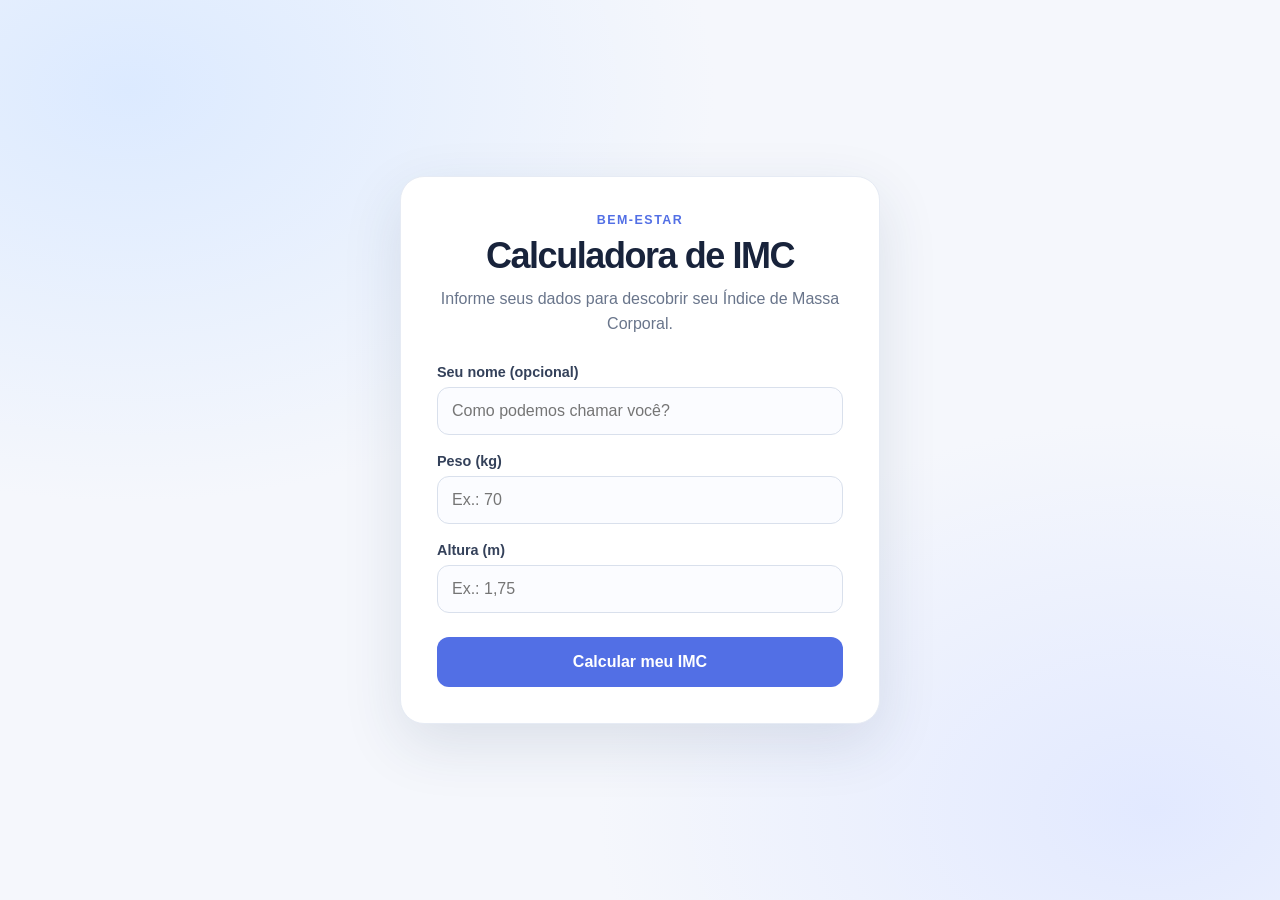
<file: index.html>
<!DOCTYPE html>
<html lang="pt-BR">
<head>
    <meta charset="UTF-8">
    <meta name="viewport" content="width=device-width, initial-scale=1.0">
    <meta name="theme-color" content="#eef4ff">
    <title>Calculadora de IMC</title>
    <link rel="stylesheet" href="style.css">
   
</head>
<body>
    <main class="calculator">
        <p class="eyebrow">Bem-estar</p>
        <h1>Calculadora de IMC</h1>
        <p class="intro">Informe seus dados para descobrir seu Índice de Massa Corporal.</p>

        <form id="imc-form" novalidate>
            <div class="fields">
                <div>
                    <label for="nome">Seu nome <span>(opcional)</span></label>
                    <input type="text" id="nome" name="nome" autocomplete="name" maxlength="80" placeholder="Como podemos chamar você?">
                </div>
                <div>
                    <label for="peso">Peso (kg)</label>
                    <input type="number" id="peso" name="peso" min="1" max="500" step="any" inputmode="decimal" required placeholder="Ex.: 70">
                </div>
                <div>
                    <label for="altura">Altura (m)</label>
                    <input type="number" id="altura" name="altura" min="0.5" max="2.7" step="any" inputmode="decimal" required placeholder="Ex.: 1,75">
                </div>
            </div>
            <button type="submit">Calcular meu IMC</button>
            <p id="erro" class="error" role="alert" aria-live="polite"></p>
        </form>

        <section id="resultado" class="result" aria-live="polite" aria-atomic="true" hidden>
            <p id="saudacao" class="result__greeting"></p>
            <p class="result__value"><span id="valor-imc"></span></p>
            <p id="detalhes" class="result__details"></p>
            <p id="classificacao" class="result__status"></p>
            <img id="figura" class="result__image" alt="">
            <p class="result__note">O IMC é uma referência geral e não substitui a avaliação de um profissional de saúde.</p>
        </section>
    </main>
    <script src="app.js"></script>
</body>
</html>
</file>
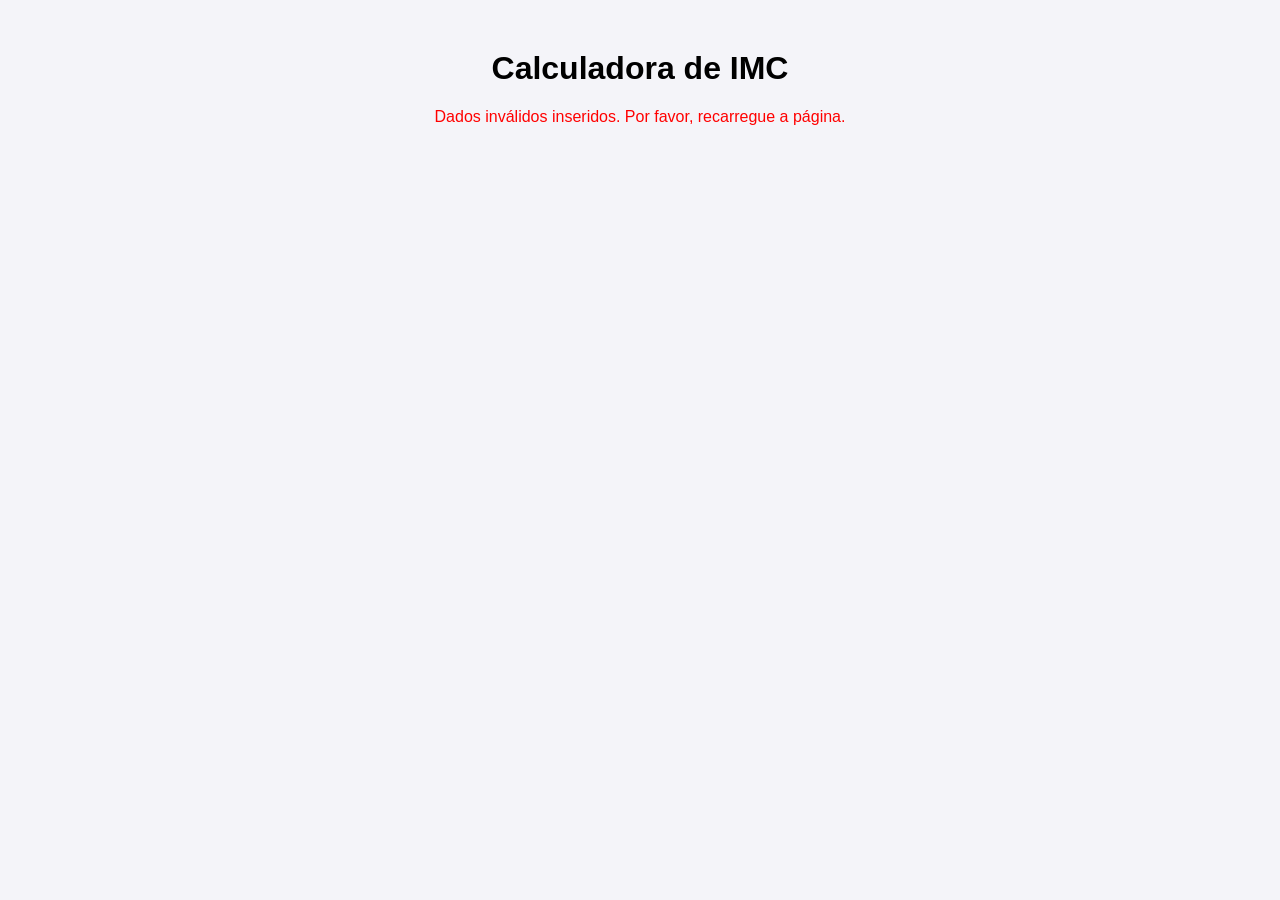
<file: v2.html>
<!DOCTYPE html>
<html lang="pt-BR">
    <head>
        <meta charset="UTF-8">
        <title>Calculadora de IMC - Exemplo procedural</title>
        <style>
            body{
                font-family: Arial, Helvetica, sans-serif;
                text-align: center;
                margin-top: 50px;
                background-color:#f4f4f9;
            }
            .resultado.box {
                background: white;
                padding:20px;
                border-radius: 8px;
                display: inline-block;
                box-shadow: 0px 0px 10px rgba (0,0,0,0,0.1);

            }
        </style>
    </head>
    <body>
        <div class="resultado-box">
            <h1>Calculadora de IMC</h1>
            <script>
                let nome = prompt ("Digite o seu nome:");
                let pesoStr = prompt("Digite o seu peso em kg (ex: 70.5):");
                let alturaStr = prompt("Digite a sua altura em metros (ex:1.75):");
                let peso = parseFloat(pesoStr);
                let altura = parseFloat(alturaStr);

                if (!nome || isNaN(peso) || isNaN(altura) <=0) {
                    document.write ("<p style='color:red;'>Dados inválidos inseridos. Por favor, recarregue a página.</p>");

                } else {
                    let imc = peso / (altura*altura);
                    let classificação = "";
                    if(imc < 18.5) {
                        classificacao = "Abaixo do peso ideal";
                    } else if (imc >= 18.5 && imc < 25) {
                        classificacao = "Peso normal (Eutrofia)";
                    } else if (imc >= 25 && imc < 30) {
                        classificacao = "Sobrepeso";

                    } else {
                        classificacao+"Obesidade"
                    }
                    document.write ("<h2>resultado para: " +nome+ "</h2>");
                    document.write("<p><strong>Peso:</strong> "+peso.toFixed(2)+ "kg</p>");
                    documnt.write ("<p><strong>Altura:</strong> "+altura.toFixed(2) + "m</p>");
                    document.write ("<p><strong>Seu IMC é:</strong>"+ imc.toFixed(2)+ "</p>");
                    document.write ("<p><strong>Condição:</strong " + classificação + "</p>");
                        

                }
            </script>
        </div>
    </body>


</html>
</file>
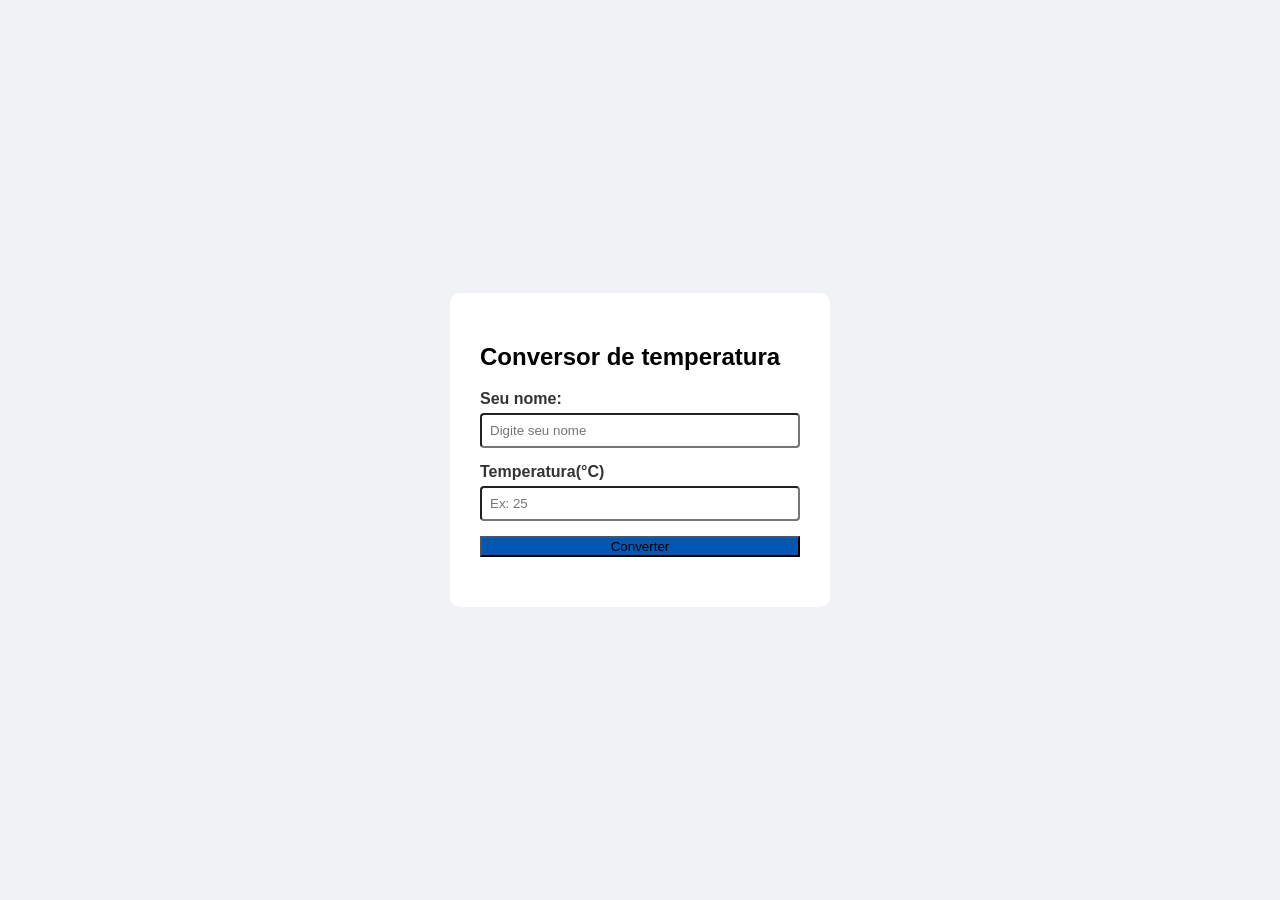
<file: v3.html>
<!DOCTYPE html>
<html lang="pt-BR">
    <head>
        <meta charset="UTF-8">
        <title>Termometro Visual- Procedural com Formulário</title>
        <style>
            body{
                font-family: Arial, Helvetica, sans-serif;
                background-color: #f0f2f5;
                display: flex;
                justify-content: center;
                align-items: center;
                height: 100vh;
                margin: 0;

            }
            .card{
                background: white;
                padding: 30px;
                border-radius: 10px;
                box-shadow: opx 4px 10px rgba(0,0,0,0.1);
                width: 320px;
            }
            .form-group {
                margin-bottom: 15px;
            }
            label {
                display: block;
                margin-bottom: 5px;
                font-weight: bold;
                color: #333;
            }
            input {
                width: 100%;
                padding: 8px ;
                box-sizing: border-box;
                border-radius: 4px;
            }
            button{
                width: 100%;
                background-color: #0056b3;
            
                
            }
            .termometro-container {
                width: 100%;
                background-color: #e0e0e0;
                border-radius: 5px;
                height: 25px;
                margin-top: 15px;
                overflow:hidden;
                border: 1px solid #ccc;
            }
            .barra-nivel {
                height: 100%;
                width: 0%;
                transition: width 0.4s ease;
            }
            #saida {
                margin-top: 20px;
            }
        </style>
    </head>
    <body>
        <div class="card">
            <h2>Conversor de temperatura</h2>
            <!--Formulário HTML simples-->
            <div class="form-group">
                <label for="nome">Seu nome:</label>
                <input type="text" id="nome" placeholder="Digite seu nome">
            </div>
            <div class="form-group">
                <label for="celsius">Temperatura(°C)</label>
                <input type="number" id="celsius" step="0.1" placeholder="Ex: 25">
              
            </div>
        <button onclick="
        // 1. LEITURA DOS DADOS DIRETO DOS INPUTS
        let nome = document.getElementById('nome').value;
        let celsiusStr = document.getElementById('celsius').value;
        let divSaida = document.getElementById('saida');

        // Conversão e Validação básica
        let celsius = parseFloat(celsiusStr);

        if (nome === '' || isNaN(celsius)) {
        divSaida.innerHTML = '<p style=\'color: red;\'>Preencha todos os campos corretamente!</p>';
        } else {
        // 2. PROCESSAMENTO
        let fahrenheit = (celsius * 9 / 5) + 32;
        let corBarra = '';
        let mensagem = '';
        let larguraBarra = 0;

        if (celsius < 15) {
        corBarra = '#3498db'; // Azul (Frio)
        mensagem = 'Clima Frio ❄️';
        larguraBarra = 30;
        } else if (celsius >= 15 && celsius < 30) {
        corBarra = '#2ecc71'; // Verde (Agradável)
        mensagem = 'Clima Agradável ☀️';
        larguraBarra = 60;
         } else {
        corBarra = '#e74c3c'; // Vermelho (Quente)
        mensagem = 'Clima Quente 🔥';
        larguraBarra = 100;
        }

        // 3. SAÍDA DE DADOS USANDO innerHTML
        divSaida.innerHTML = `
        <p>Olá, <strong>${nome}</strong>!</p>
        <p>Celsius: <strong>${celsius.toFixed(1)}°C</strong></p>
        <p>Fahrenheit: <strong>${fahrenheit.toFixed(1)}°F</strong></p>
        <p>Situação: <strong>${mensagem}</strong></p>
                   
        <div class='termometro-container'>
        <div class='barra-nivel' style='width: ${larguraBarra}%; background-color: ${corBarra};'></div>
        </div>
            `;
            }
        ">Converter</button>
        <!-- Área de Saída -->
        <div id="saida"></div>



            
        </div>
    </body>
</html>
</file>
<file: style.css>
:root {
            color-scheme: light;
            font-family: Inter, "Segoe UI", Roboto, Arial, sans-serif;
            color: #18233b;
            background: #eef4ff;
            font-synthesis: none;
            text-rendering: optimizeLegibility;
        }

        * {
            box-sizing: border-box;
        }

        body {
            min-width: 320px;
            min-height: 100vh;
            margin: 0;
            padding: 40px 20px;
            display: grid;
            place-items: center;
            background:
                radial-gradient(ellipse at 10% 10%, #dceaff 0, transparent 36%),
                radial-gradient(ellipse at 90% 90%, #e2e9ff 0, transparent 34%),
                #f5f7fc;
        }

        .calculator {
            width: min(100%, 480px);
            padding: 36px;
            border: 1px solid #e6ebf4;
            border-radius: 24px;
            background: #fff;
            box-shadow: 0 20px 60px rgb(37 57 92 / 12%);
        }

        .eyebrow {
            margin: 0 0 8px;
            color: #526fe5;
            font-size: 0.78rem;
            font-weight: 700;
            letter-spacing: 0.12em;
            text-align: center;
            text-transform: uppercase;
        }

        h1 {
            margin: 0;
            font-size: clamp(1.8rem, 7vw, 2.25rem);
            letter-spacing: -0.04em;
            text-align: center;
        }

        .intro {
            margin: 10px 0 28px;
            color: #69758b;
            line-height: 1.55;
            text-align: center;
        }

        .fields {
            display: grid;
            gap: 18px;
        }

        label {
            display: block;
            margin-bottom: 7px;
            color: #34415a;
            font-size: 0.9rem;
            font-weight: 600;
        }

        input {
            width: 100%;
            min-height: 48px;
            padding: 0 14px;
            border: 1px solid #d9e0ec;
            border-radius: 12px;
            outline: none;
            background: #fbfcff;
            color: #18233b;
            font: inherit;
            transition: border-color 160ms ease, box-shadow 160ms ease;
        }

        input:focus {
            border-color: #647ce8;
            box-shadow: 0 0 0 4px rgb(100 124 232 / 14%);
        }

        button {
            width: 100%;
            min-height: 50px;
            margin-top: 24px;
            border: 0;
            border-radius: 12px;
            background: #526fe5;
            color: #fff;
            cursor: pointer;
            font: inherit;
            font-weight: 700;
            transition: background 160ms ease, transform 160ms ease;
        }

        button:hover {
            transform: translateY(-1px);
            background: #405bd0;
        }

        button:focus-visible {
            outline: 3px solid #aab8ff;
            outline-offset: 3px;
        }

        .result {
            margin-top: 24px;
            padding: 22px;
            border: 1px solid #e5eaf3;
            border-radius: 18px;
            background: #f8faff;
            text-align: center;
        }

        .result[hidden] {
            display: none;
        }

        .result__greeting {
            margin: 0 0 8px;
            color: #52617a;
        }

        .result__value {
            margin: 0;
            color: #263d9d;
            font-size: 2.5rem;
            font-weight: 800;
            letter-spacing: -0.05em;
        }

        .result__details {
            margin: 6px 0 16px;
            color: #69758b;
            font-size: 0.92rem;
        }

        .result__status {
            margin: 0;
            color: var(--status-color);
            font-size: 1.12rem;
            font-weight: 700;
        }

        .result__image {
            display: block;
            width: 180px;
            height: 180px;
            margin: 16px auto 0;
            border-radius: 14px;
            background: #fff;
            object-fit: contain;
        }

        .result__note {
            margin: 18px 0 0;
            color: #778197;
            font-size: 0.78rem;
            line-height: 1.5;
        }

        .error {
            margin: 14px 0 0;
            color: #b42318;
            font-size: 0.9rem;
            text-align: center;
        }

        .error:empty {
            display: none;
        }

        @media (max-width: 480px) {
            body {
                padding: 20px 14px;
            }

            .calculator {
                padding: 28px 22px;
                border-radius: 20px;
            }
        }
</file>
